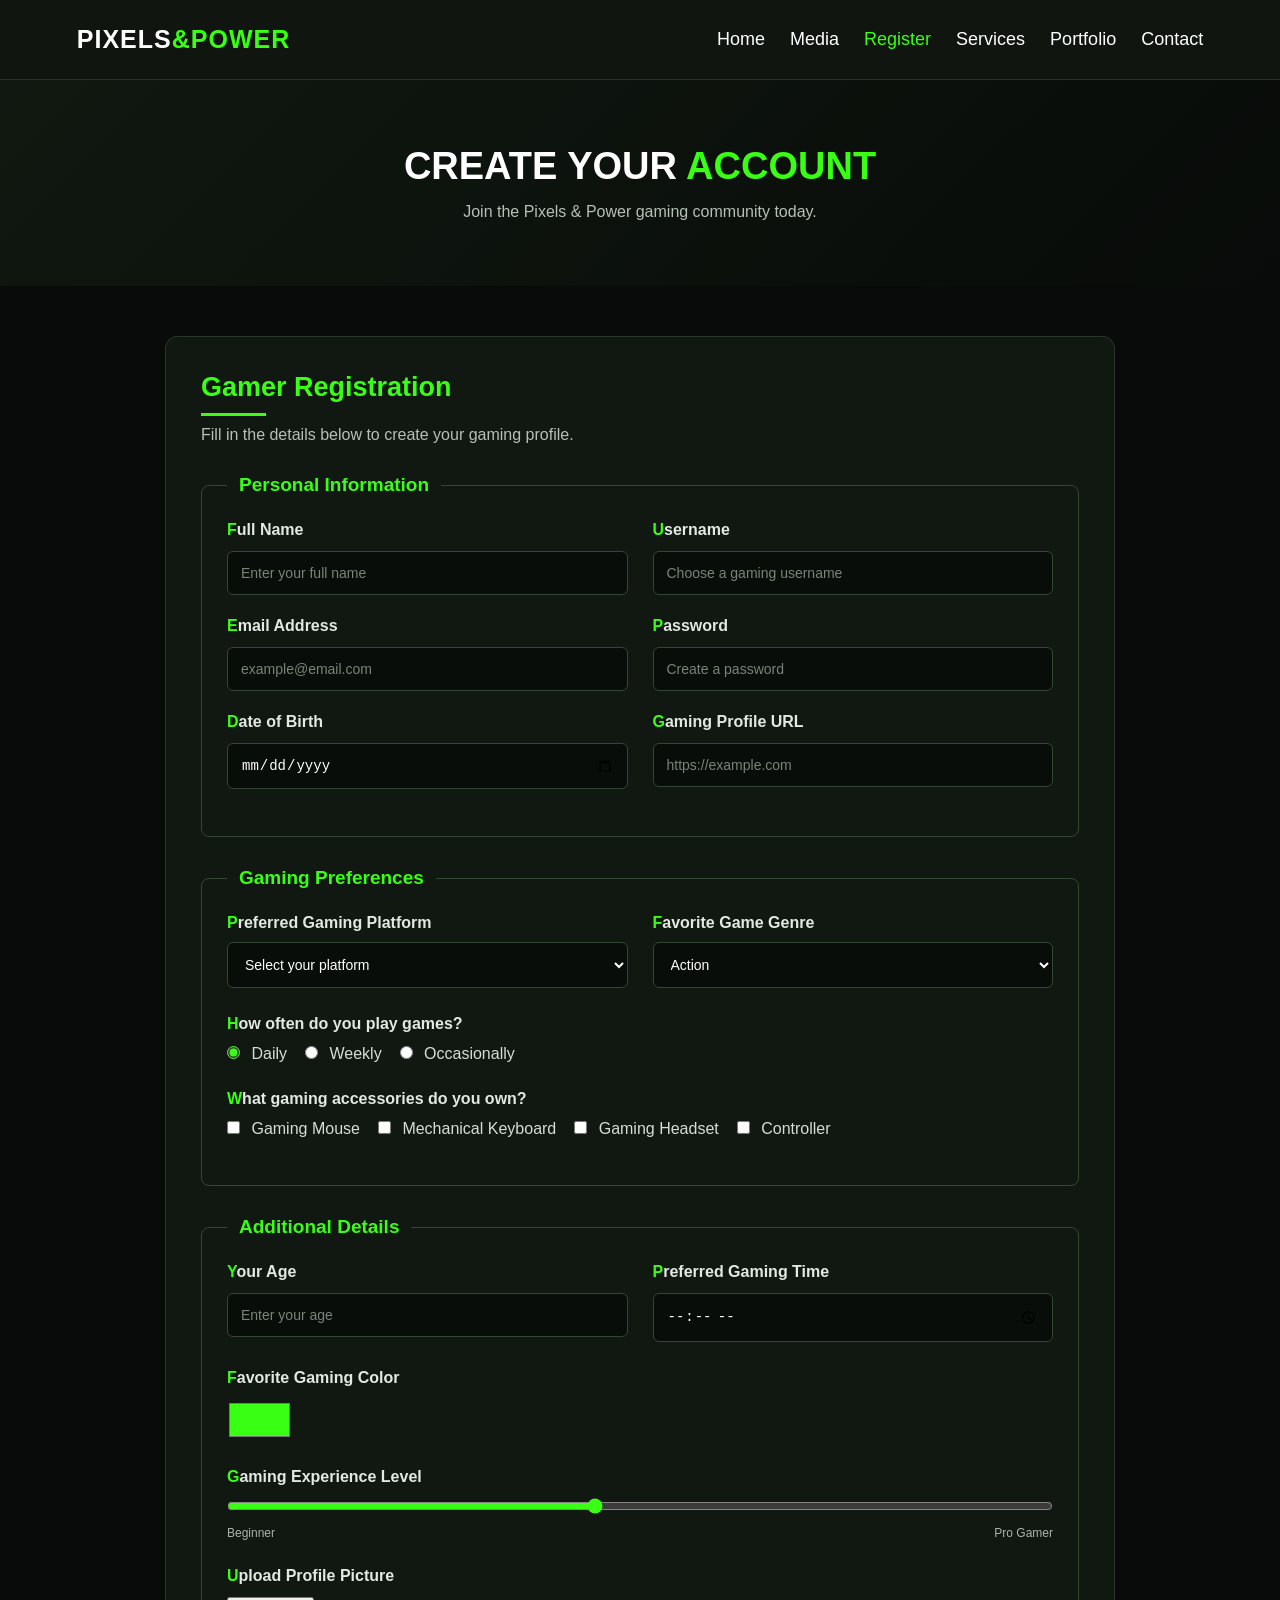
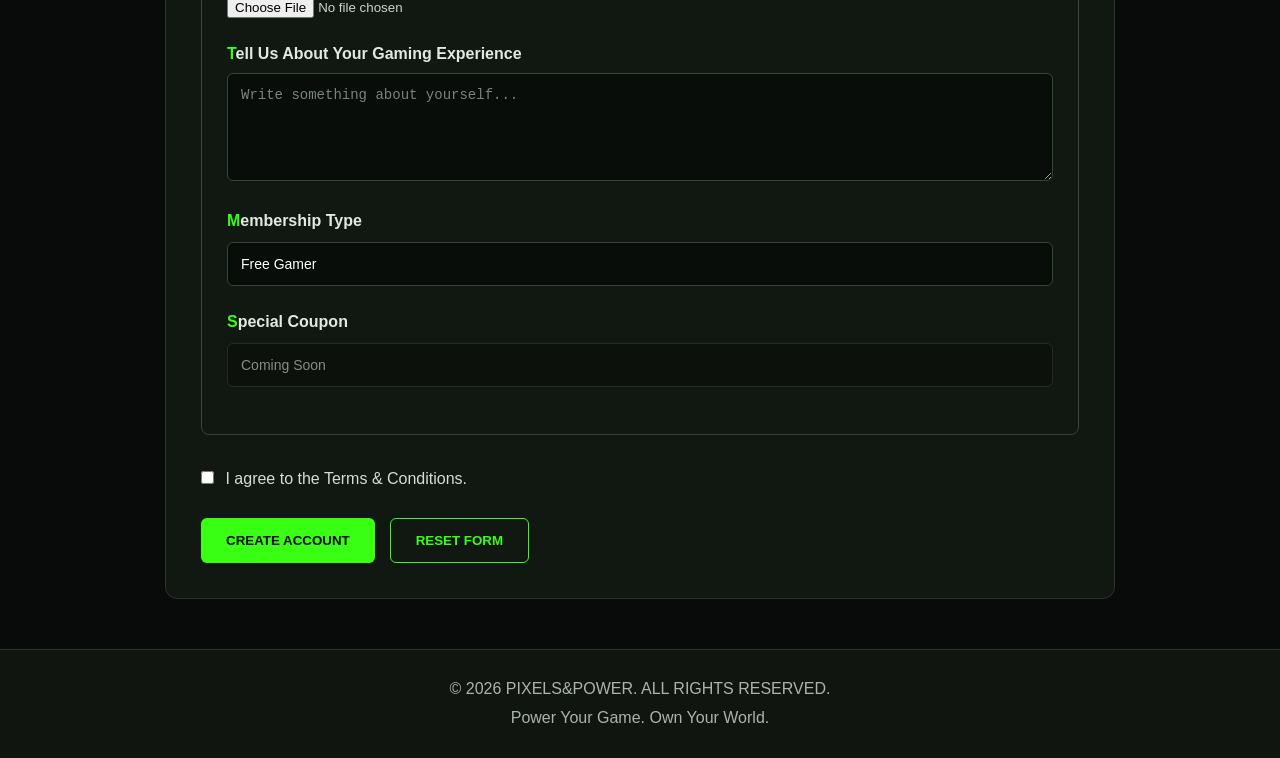
<file: register.html>
<!DOCTYPE html>
<html lang="en">
<head>
    <meta charset="UTF-8">
    <meta name="viewport" content="width=device-width, initial-scale=1.0">
    <title>Register | Pixels & Power</title>
    <link rel="stylesheet" href="register.css">
</head>
<body>

    <!-- Navigation Bar -->
    <header>
        <nav class="navbar">
            <a href="index.html" class="logo">PIXELS<span>&POWER</span></a>

            <ul class="nav-links">
                <li><a href="index.html">Home</a></li>
                <li><a href="media.html">Media</a></li>
                <li><a href="register.html" class="active">Register</a></li>
                <li><a href="services.html">Services</a></li>
                <li><a href="portfolio.html">Portfolio</a></li>
                <li><a href="contact.html">Contact</a></li>
            </ul>
        </nav>
    </header>

    <!-- Page Heading -->
    <section class="page-heading">
        <h1>CREATE YOUR <span>ACCOUNT</span></h1>
        <p>Join the Pixels & Power gaming community today.</p>
    </section>

    <!-- Registration Form -->
    <main class="register-container">

        <div class="form-intro">
            <h2>Gamer Registration</h2>
            <p>Fill in the details below to create your gaming profile.</p>
        </div>

        <form action="#" method="post" enctype="multipart/form-data">

            <!-- Personal Information -->
            <fieldset>
                <legend>Personal Information</legend>

                <div class="form-row">
                    <div class="form-group">
                        <label for="fullname">Full Name</label>
                        <input type="text" id="fullname" name="fullname"
                        placeholder="Enter your full name"
                        required minlength="3" maxlength="40">
                    </div>

                    <div class="form-group">
                        <label for="username">Username</label>
                        <input type="text" id="username" name="username"
                        placeholder="Choose a gaming username"
                        required minlength="4" maxlength="20">
                    </div>
                </div>

                <div class="form-row">
                    <div class="form-group">
                        <label for="email">Email Address</label>
                        <input type="email" id="email" name="email"
                        placeholder="example@email.com" required>
                    </div>

                    <div class="form-group">
                        <label for="password">Password</label>
                        <input type="password" id="password" name="password"
                        placeholder="Create a password"
                        required minlength="8">
                    </div>
                </div>

                <div class="form-row">
                    <div class="form-group">
                        <label for="birthdate">Date of Birth</label>
                        <input type="date" id="birthdate" name="birthdate"
                        required>
                    </div>

                    <div class="form-group">
                        <label for="website">Gaming Profile URL</label>
                        <input type="url" id="website" name="website"
                        placeholder="https://example.com">
                    </div>
                </div>
            </fieldset>

            <!-- Gaming Preferences -->
            <fieldset>
                <legend>Gaming Preferences</legend>

                <div class="form-row">
                    <div class="form-group">
                        <label for="platform">Preferred Gaming Platform</label>
                        <select id="platform" name="platform" required>
                            <option value="" selected disabled>
                                Select your platform
                            </option>
                            <option value="pc">PC Gaming</option>
                            <option value="playstation">PlayStation</option>
                            <option value="xbox">Xbox</option>
                            <option value="mobile">Mobile Gaming</option>
                        </select>
                    </div>

                    <div class="form-group">
                        <label for="genre">Favorite Game Genre</label>
                        <select id="genre" name="genre">
                            <option value="action">Action</option>
                            <option value="adventure">Adventure</option>
                            <option value="racing">Racing</option>
                            <option value="sports">Sports</option>
                            <option value="strategy">Strategy</option>
                        </select>
                    </div>
                </div>

                <div class="form-group">
                    <label>How often do you play games?</label>

                    <div class="radio-options">
                        <label>
                            <input type="radio" name="frequency"
                            value="daily" checked> Daily
                        </label>

                        <label>
                            <input type="radio" name="frequency"
                            value="weekly"> Weekly
                        </label>

                        <label>
                            <input type="radio" name="frequency"
                            value="occasionally"> Occasionally
                        </label>
                    </div>
                </div>

                <div class="form-group">
                    <label>What gaming accessories do you own?</label>

                    <div class="checkbox-options">
                        <label>
                            <input type="checkbox" name="accessories"
                            value="mouse"> Gaming Mouse
                        </label>

                        <label>
                            <input type="checkbox" name="accessories"
                            value="keyboard"> Mechanical Keyboard
                        </label>

                        <label>
                            <input type="checkbox" name="accessories"
                            value="headset"> Gaming Headset
                        </label>

                        <label>
                            <input type="checkbox" name="accessories"
                            value="controller"> Controller
                        </label>
                    </div>
                </div>
            </fieldset>

            <!-- Additional Details -->
            <fieldset>
                <legend>Additional Details</legend>

                <div class="form-row">
                    <div class="form-group">
                        <label for="age">Your Age</label>
                        <input type="number" id="age" name="age"
                        min="13" max="80" placeholder="Enter your age">
                    </div>

                    <div class="form-group">
                        <label for="playtime">Preferred Gaming Time</label>
                        <input type="time" id="playtime" name="playtime">
                    </div>
                </div>

                <div class="form-group">
                    <label for="color">Favorite Gaming Color</label>
                    <input type="color" id="color" name="color"
                    value="#39ff14">
                </div>

                <div class="form-group">
                    <label for="experience">
                        Gaming Experience Level
                    </label>
                    <input type="range" id="experience" name="experience"
                    min="1" max="10" value="5">
                    <div class="range-labels">
                        <span>Beginner</span>
                        <span>Pro Gamer</span>
                    </div>
                </div>

                <div class="form-group">
                    <label for="profile">Upload Profile Picture</label>
                    <input type="file" id="profile" name="profile"
                    accept="image/*">
                </div>

                <div class="form-group">
                    <label for="message">Tell Us About Your Gaming Experience</label>
                    <textarea id="message" name="message" rows="5"
                    placeholder="Write something about yourself..."
                    maxlength="300"></textarea>
                </div>

                <div class="form-group">
                    <label for="membership">Membership Type</label>
                    <input type="text" id="membership" value="Free Gamer"
                    readonly>
                </div>

                <div class="form-group">
                    <label for="coupon">Special Coupon</label>
                    <input type="text" id="coupon" value="Coming Soon"
                    disabled>
                </div>
            </fieldset>

            <!-- Terms and Conditions -->
            <div class="terms">
                <label>
                    <input type="checkbox" name="terms" required>
                    I agree to the Terms & Conditions.
                </label>
            </div>

            <!-- Submit and Reset Buttons -->
            <div class="form-buttons">
                <button type="submit">CREATE ACCOUNT</button>
                <button type="reset" class="reset-btn">RESET FORM</button>
            </div>

        </form>
    </main>

    <!-- Footer -->
    <footer>
        <p>© 2026 PIXELS&POWER. ALL RIGHTS RESERVED.</p>
        <p>Power Your Game. Own Your World.</p>
    </footer>

</body>
</html>
</file>
<file: register.css>
/* GENERAL STYLING */

* {
    margin: 0;
    padding: 0;
    box-sizing: border-box;
}

body {
    font-family: Arial, Helvetica, sans-serif;
    background-color: #080b09;
    color: white;
}

/* NAVIGATION BAR */

.navbar {
    height: 80px;
    padding: 0 6%;
    background-color: #101510;
    display: flex;
    justify-content: space-between;
    align-items: center;
    border-bottom: 1px solid #263326;
    flex-wrap: nowrap;
    gap: 25px;
}

.logo {
    color: #ffffff;
    font-family: Arial, Helvetica, sans-serif;
    font-size: 25px;
    font-weight: 700;
    letter-spacing: 1px;
    text-decoration: none;
    white-space: nowrap;
}

.logo span {
    color: #39ff14;
}

.nav-links {
    display: flex;
    align-items: center;
    list-style: none;
    gap: 25px;
    flex-wrap: nowrap;
}

.nav-links a {
    color: white;
    font-family: Arial, Helvetica, sans-serif;
    font-size: 18px;
    font-weight: 400;
    text-decoration: none;
    white-space: nowrap;
    transition: 0.3s;
}

.nav-links a:hover,
.nav-links .active {
    color: #39ff14;
}

/* PAGE HEADING */

.page-heading {
    text-align: center;
    padding: 65px 20px;
    background: linear-gradient(135deg, #101810, #080b09);
}

.page-heading h1 {
    font-size: 38px;
    margin-bottom: 15px;
}

.page-heading h1 span {
    color: #39ff14;
}

.page-heading p {
    color: #b7c0b7;
    font-size: 16px;
}

/* REGISTRATION CONTAINER */

.register-container {
    width: 85%;
    max-width: 950px;
    margin: 50px auto;
    padding: 35px;
    background-color: #111711;
    border: 1px solid #293629;
    border-radius: 12px;
}

.form-intro {
    margin-bottom: 30px;
}

.form-intro h2 {
    color: #39ff14;
    font-size: 27px;
    margin-bottom: 10px;
}

.form-intro p {
    color: #b7c0b7;
}

/* FORM SECTIONS */

fieldset {
    border: 1px solid #344634;
    border-radius: 8px;
    padding: 25px;
    margin-bottom: 30px;
}

legend {
    color: #39ff14;
    font-size: 19px;
    font-weight: bold;
    padding: 0 12px;
}

.form-row {
    display: flex;
    gap: 25px;
}

.form-group {
    flex: 1;
    margin-bottom: 22px;
}

.form-group > label {
    display: block;
    margin-bottom: 10px;
    font-weight: bold;
    color: #e2e9e2;
}

/* INPUT STYLING */

input:not([type="radio"]):not([type="checkbox"]):not([type="range"]):not([type="color"]):not([type="file"]),
select,
textarea {
    width: 100%;
    padding: 13px;
    background-color: #080d09;
    color: white;
    border: 1px solid #354535;
    border-radius: 6px;
    font-size: 14px;
    outline: none;
}

/* ATTRIBUTE SELECTORS */

input[type="email"],
input[type="password"] {
    border-left: 3px solid #39ff14;
}

input[required] {
    background-color: #0c150d;
}

input[readonly] {
    background-color: #202a20;
    color: #39ff14;
}

input:disabled {
    opacity: 0.5;
    cursor: not-allowed;
}

/* FOCUS AND HOVER */

input:focus,
select:focus,
textarea:focus {
    border-color: #39ff14;
    box-shadow: 0 0 8px #39ff1450;
}

button:hover {
    transform: translateY(-2px);
}

/* RADIO AND CHECKBOX */

.radio-options,
.checkbox-options {
    display: flex;
    flex-wrap: wrap;
    gap: 18px;
    margin-top: 12px;
}

.radio-options label,
.checkbox-options label,
.terms label {
    color: #d5ded5;
    cursor: pointer;
}

input[type="radio"],
input[type="checkbox"] {
    accent-color: #39ff14;
    margin-right: 7px;
}

/* RANGE AND COLOR */

input[type="range"] {
    width: 100%;
    accent-color: #39ff14;
}

input[type="color"] {
    width: 65px;
    height: 42px;
    border: none;
    background: transparent;
    cursor: pointer;
}

.range-labels {
    display: flex;
    justify-content: space-between;
    color: #aab5aa;
    font-size: 12px;
    margin-top: 8px;
}

input[type="file"] {
    color: #cbd5cb;
}

/* CSS COMBINATORS */

.form-group label + input {
    margin-top: 2px;
}

fieldset > .form-group {
    padding-top: 5px;
}

/* PSEUDO-ELEMENTS */

.form-intro h2::after {
    content: "";
    display: block;
    width: 65px;
    height: 3px;
    background-color: #39ff14;
    margin-top: 10px;
}

.form-group > label::first-letter {
    color: #39ff14;
}

::placeholder {
    color: #788578;
}

/* TERMS */

.terms {
    margin: 20px 0;
    line-height: 1.8;
}

/* BUTTONS */

.form-buttons {
    display: flex;
    gap: 15px;
    margin-top: 25px;
}

.form-buttons button {
    padding: 14px 25px;
    background-color: #39ff14;
    color: #080b09;
    border: none;
    border-radius: 6px;
    font-weight: bold;
    cursor: pointer;
    transition: 0.3s;
}

.form-buttons .reset-btn {
    background-color: transparent;
    color: #39ff14;
    border: 1px solid #39ff14;
}

.form-buttons .reset-btn:hover {
    background-color: #39ff14;
    color: #080b09;
}

/* FOOTER */

footer {
    text-align: center;
    padding: 25px;
    background-color: #101510;
    border-top: 1px solid #293629;
    color: #aab5aa;
    line-height: 1.8;
}

/* RESPONSIVE DESIGN */

@media (max-width: 900px) {
    .navbar {
        height: auto;
        min-height: 80px;
        flex-direction: column;
        padding: 18px 4%;
        gap: 18px;
    }

    .nav-links {
        flex-wrap: wrap;
        justify-content: center;
        gap: 18px;
    }
}

@media (max-width: 650px) {
    .nav-links {
        gap: 14px;
    }

    .nav-links a {
        font-size: 16px;
    }

    .logo {
        font-size: 25px;
    }

    .page-heading h1 {
        font-size: 27px;
    }

    .register-container {
        width: 94%;
        padding: 20px;
    }

    .form-row {
        flex-direction: column;
        gap: 0;
    }

    .form-buttons {
        flex-direction: column;
    }

    .form-buttons button {
        width: 100%;
    }
}
</file>
